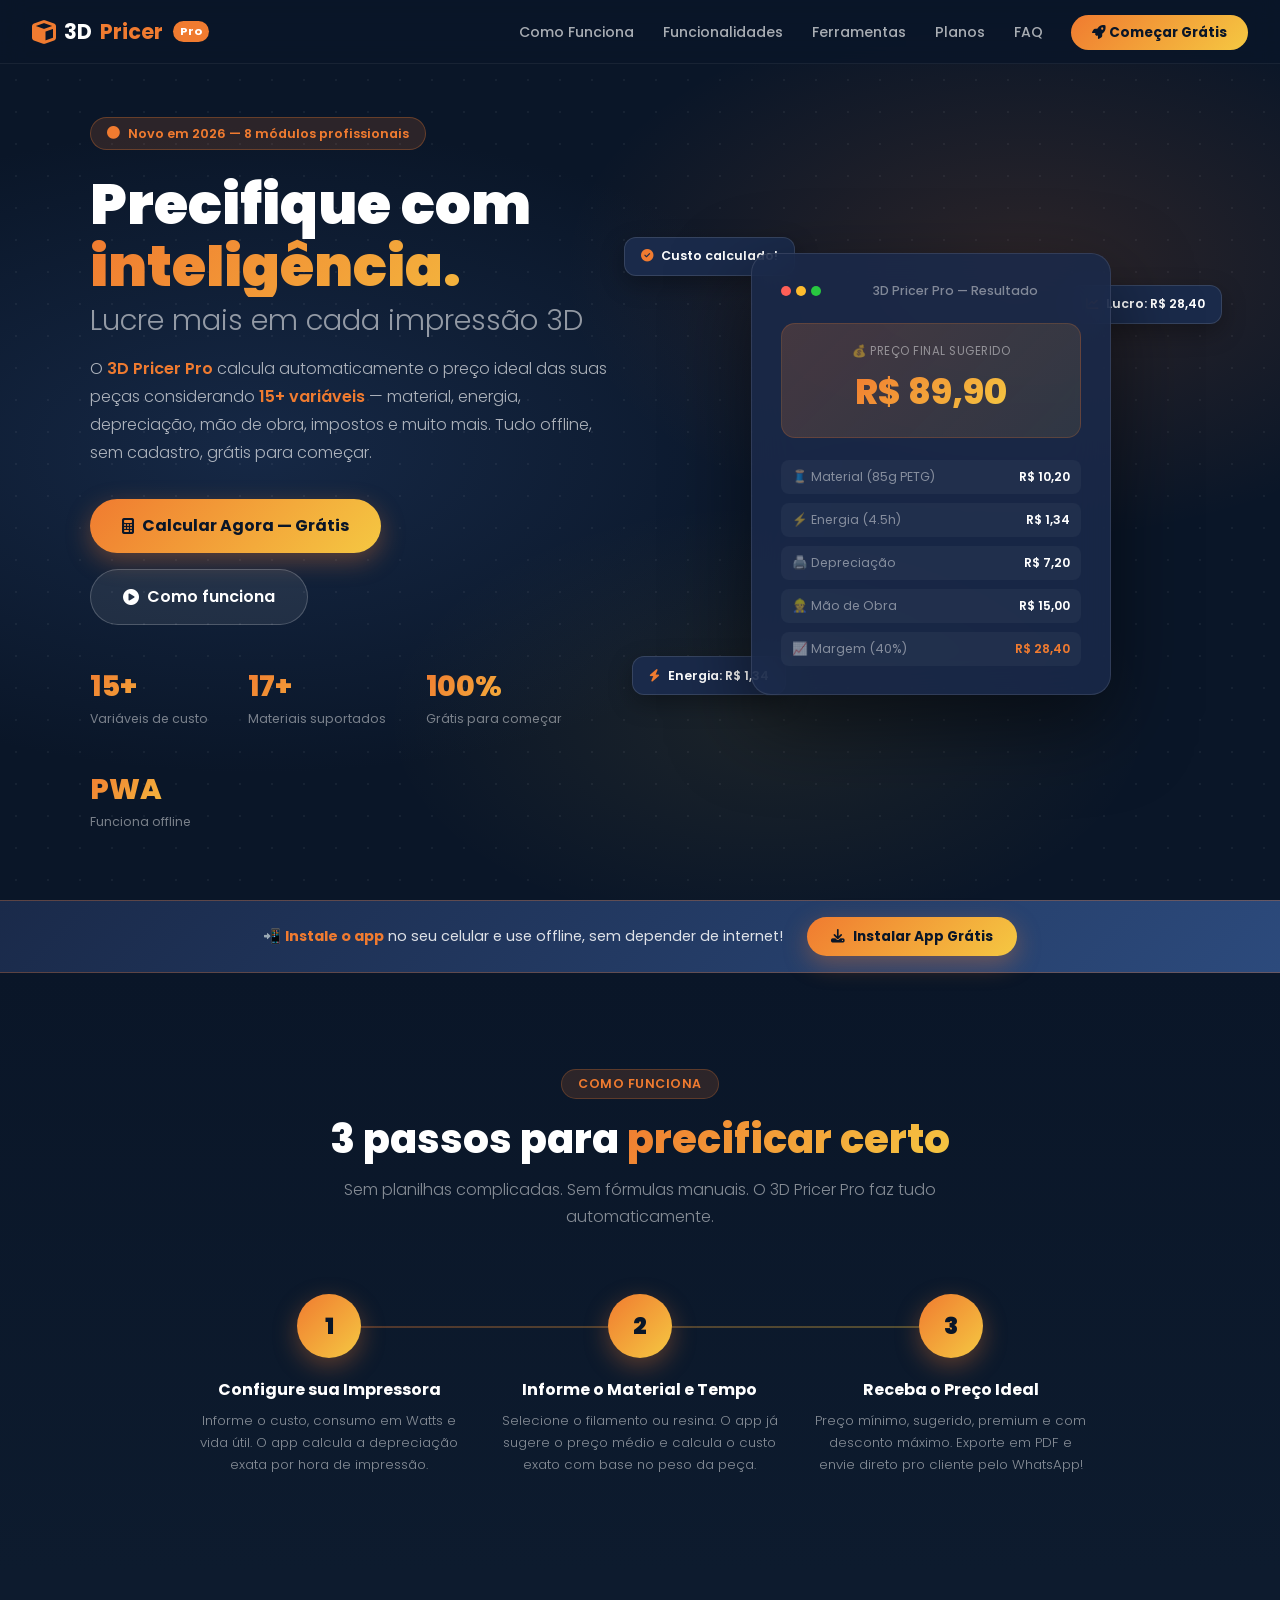
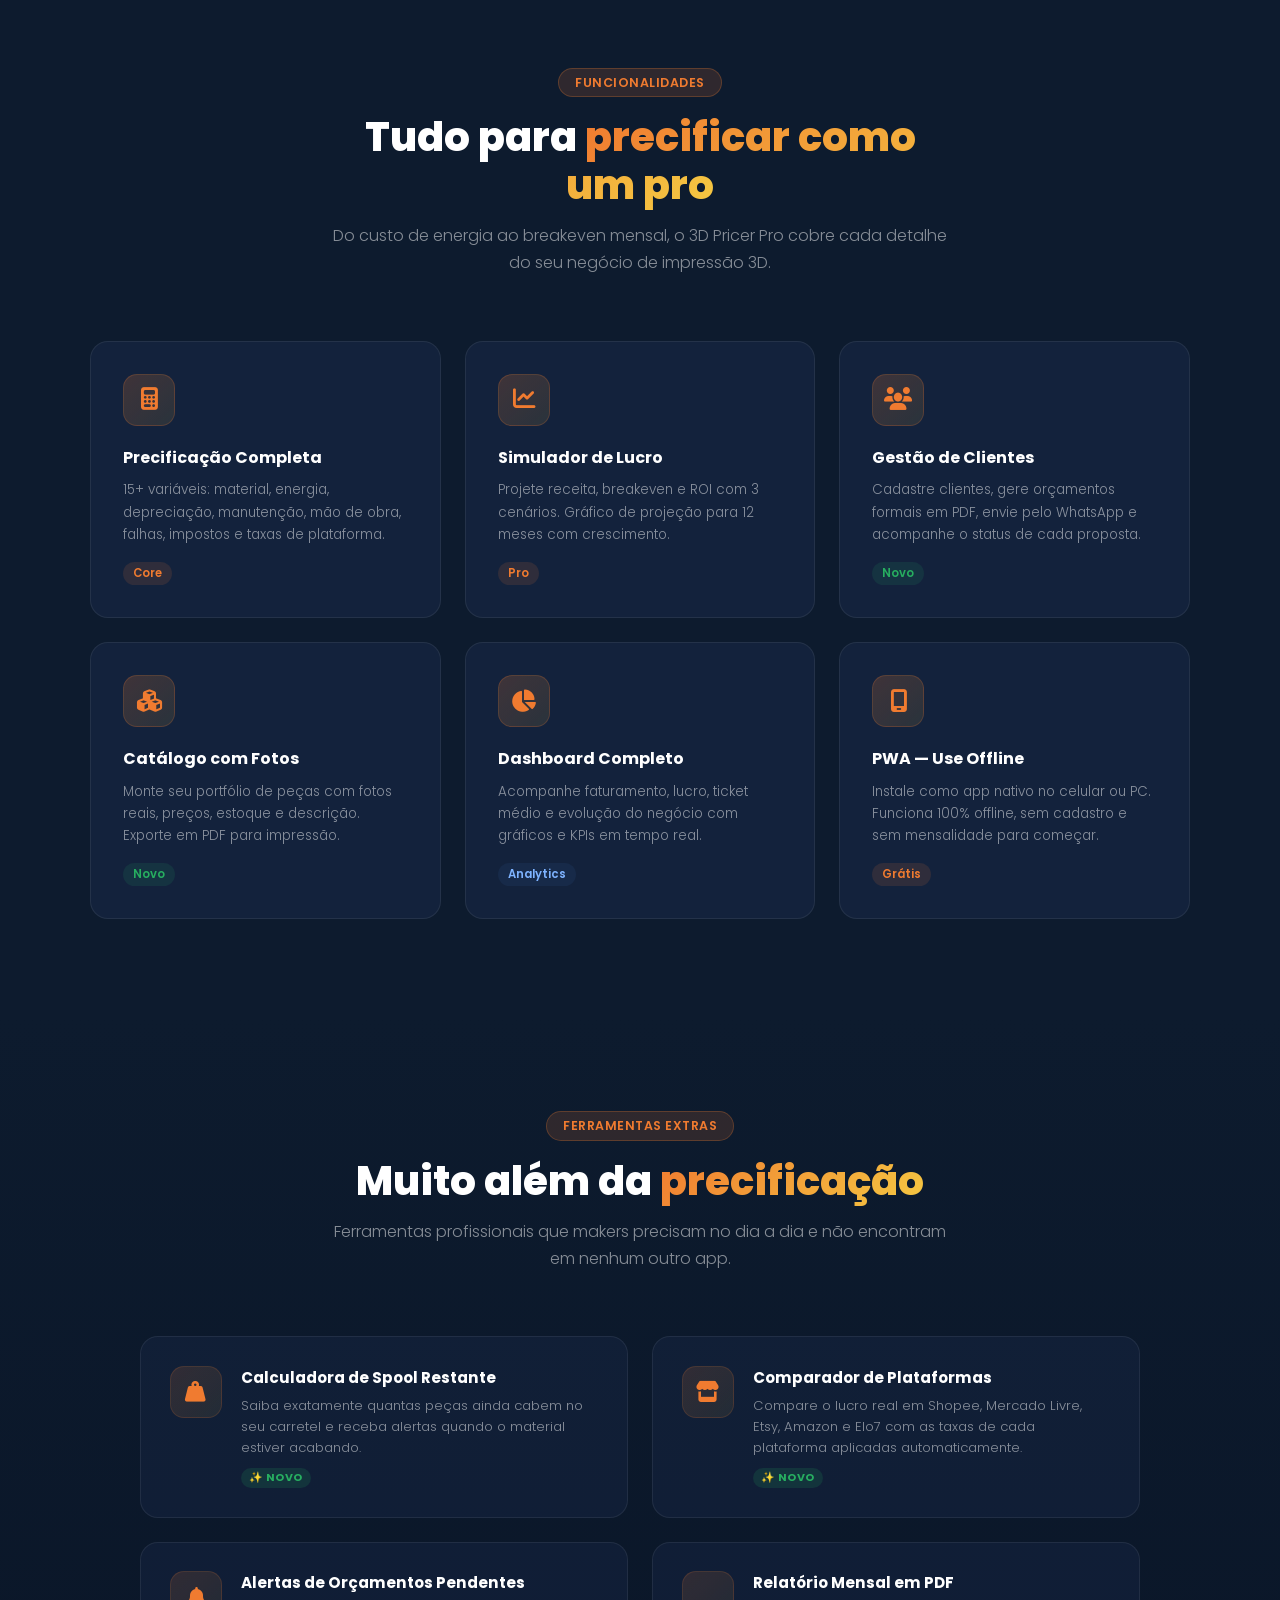
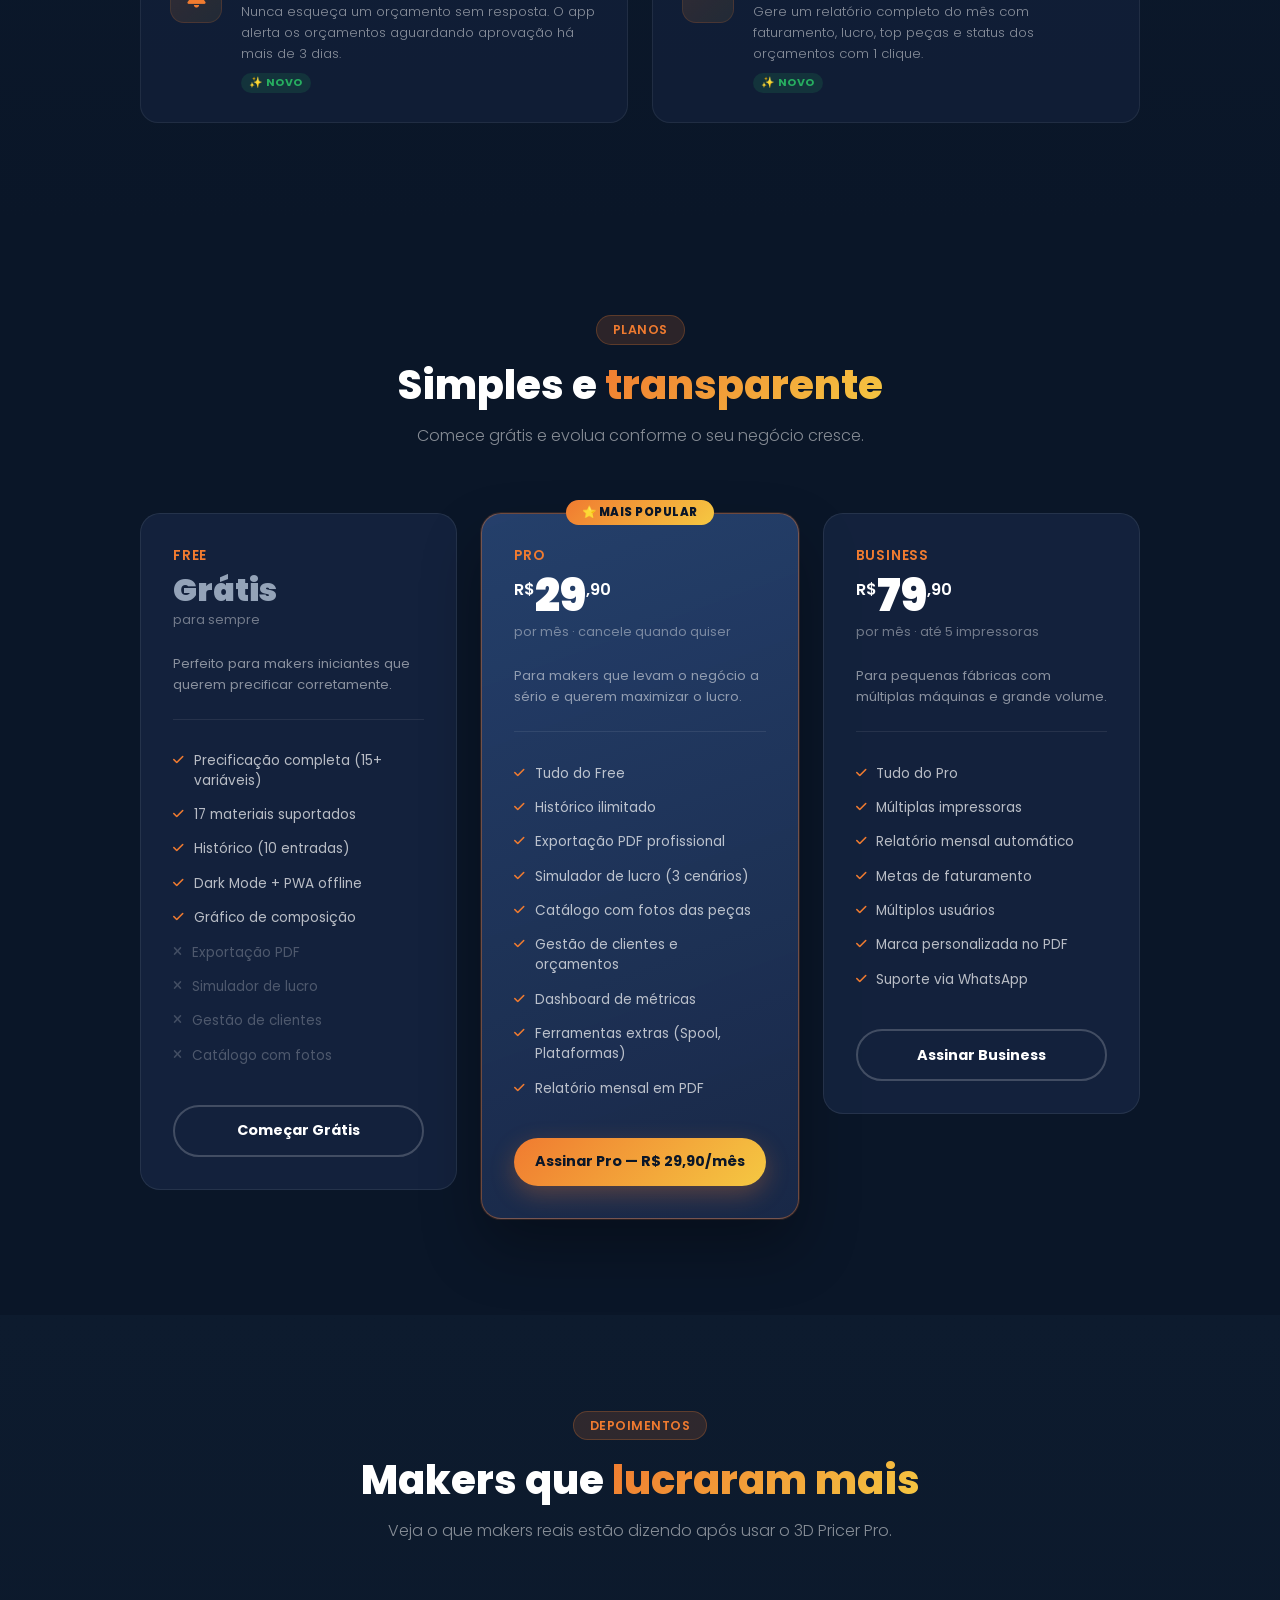
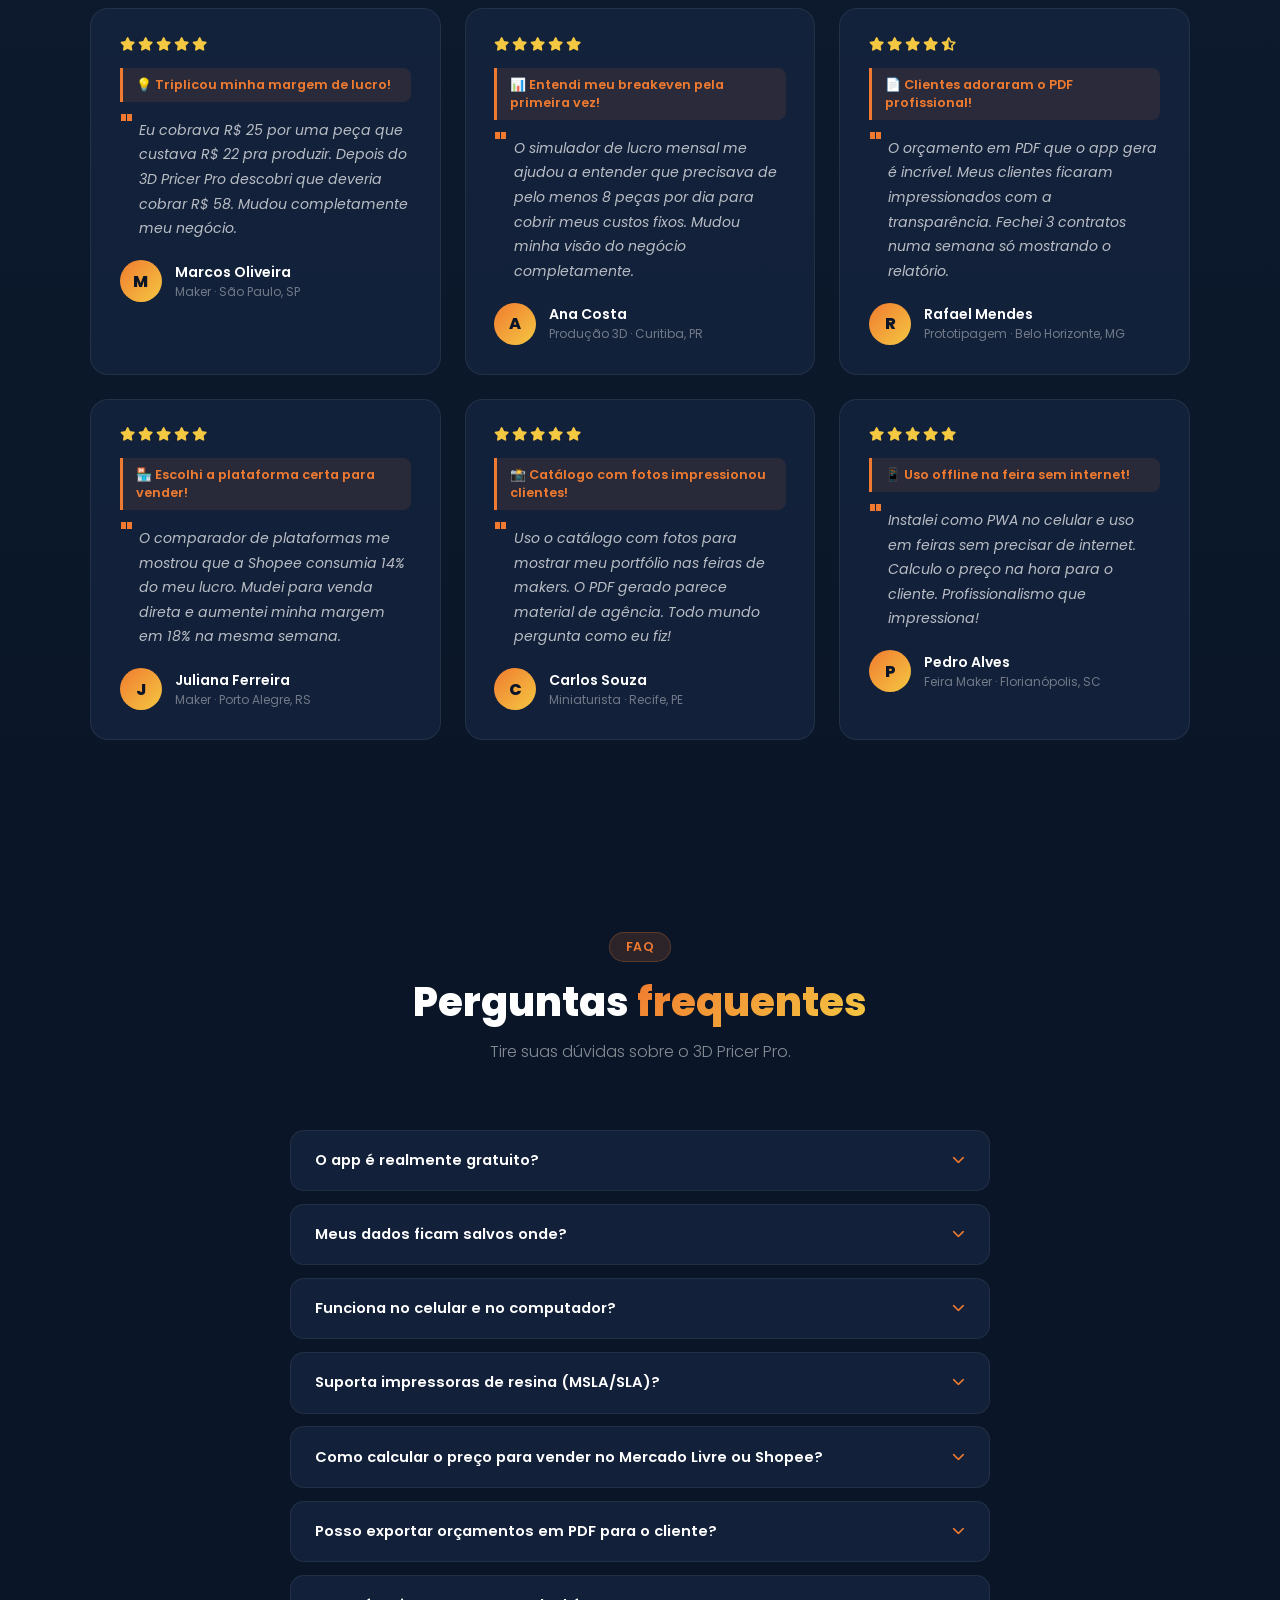
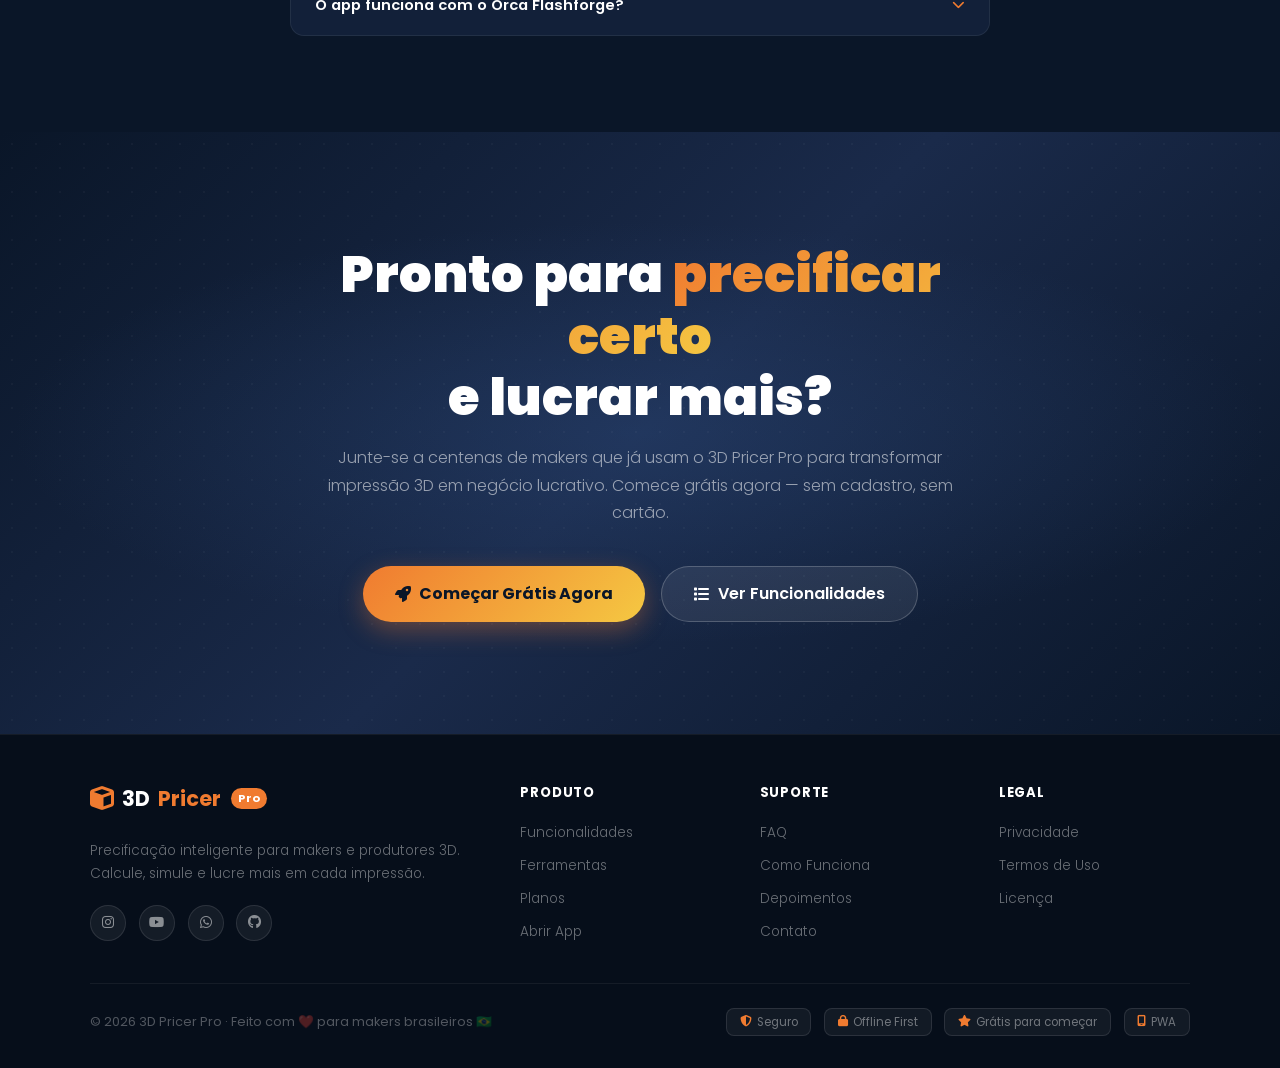
<file: landing.html>
<!DOCTYPE html>
<html lang="pt-BR">
<head>
  <meta charset="UTF-8"/>
  <meta name="viewport" content="width=device-width, initial-scale=1.0"/>
  <title>3D Pricer Pro — Precificação Inteligente para Impressão 3D</title>
  <link href="https://fonts.googleapis.com/css2?family=Poppins:wght@300;400;500;600;700;800;900&display=swap" rel="stylesheet"/>
  <link rel="stylesheet" href="https://cdnjs.cloudflare.com/ajax/libs/font-awesome/6.5.0/css/all.min.css"/>
  <style>

    /* ══════════════════════════════════
       RESET & BASE
    ══════════════════════════════════ */
    *, *::before, *::after { box-sizing: border-box; margin: 0; padding: 0; }

    :root {
      --dark:   #0a1628;
      --navy:   #1a2a4a;
      --blue:   #2c4a7c;
      --mid:    #3d6199;
      --orange: #f07b30;
      --yellow: #f5c842;
      --white:  #ffffff;
      --gray:   #f0f2f5;
      --muted:  #94a3b8;
      --border: #1e3a5f;
      --green:  #27ae60;
    }

    html { scroll-behavior: smooth; }
    body {
      font-family: 'Poppins', sans-serif;
      background: var(--dark);
      color: var(--white);
      overflow-x: hidden;
    }

    /* ══════════════════════════════════
       NAVBAR
    ══════════════════════════════════ */
    nav {
      position: fixed; top: 0; left: 0; right: 0; z-index: 100;
      display: flex; align-items: center; justify-content: space-between;
      padding: 1rem 2rem;
      background: rgba(10,22,40,0.85);
      backdrop-filter: blur(12px);
      border-bottom: 1px solid rgba(255,255,255,0.06);
      transition: all 0.3s;
    }
    nav.scrolled {
      padding: 0.6rem 2rem;
      background: rgba(10,22,40,0.97);
      box-shadow: 0 4px 20px rgba(0,0,0,0.3);
    }
    .nav-logo {
      display: flex; align-items: center; gap: 0.5rem;
      font-size: 1.3rem; font-weight: 700;
      text-decoration: none; color: var(--white);
    }
    .nav-logo i    { color: var(--orange); font-size: 1.5rem; }
    .nav-logo strong { color: var(--orange); }
    .nav-logo em {
      font-style: normal; font-size: 0.7rem;
      background: var(--orange); color: var(--white);
      padding: 2px 7px; border-radius: 20px;
      font-weight: 700; margin-left: 2px;
    }
    .nav-links {
      display: flex; align-items: center; gap: 1.8rem; list-style: none;
    }
    .nav-links a {
      color: rgba(255,255,255,0.65); text-decoration: none;
      font-size: 0.88rem; font-weight: 500; transition: color 0.2s;
    }
    .nav-links a:hover { color: var(--white); }
    .nav-cta {
      background: linear-gradient(135deg, var(--orange), var(--yellow));
      color: var(--dark) !important; font-weight: 700 !important;
      padding: 0.5rem 1.3rem; border-radius: 50px;
      font-size: 0.85rem !important;
      transition: transform 0.2s, box-shadow 0.2s !important;
    }
    .nav-cta:hover {
      transform: translateY(-1px);
      box-shadow: 0 6px 20px rgba(240,123,48,0.4);
    }
    .nav-toggle {
      display: none; background: none; border: none;
      color: var(--white); font-size: 1.4rem; cursor: pointer;
    }

    /* ══════════════════════════════════
       HERO
    ══════════════════════════════════ */
    .hero {
      min-height: 100vh;
      display: flex; align-items: center; justify-content: center;
      position: relative; overflow: hidden;
      padding: 7rem 2rem 4rem;
    }
    .hero::before {
      content: '';
      position: absolute; inset: 0;
      background:
        radial-gradient(ellipse 80% 60% at 20% 50%, rgba(44,74,124,0.35) 0%, transparent 60%),
        radial-gradient(ellipse 60% 50% at 80% 30%, rgba(240,123,48,0.15) 0%, transparent 60%),
        radial-gradient(ellipse 50% 40% at 60% 80%, rgba(245,200,66,0.08) 0%, transparent 60%);
      animation: heroGlow 8s ease-in-out infinite alternate;
    }
    @keyframes heroGlow {
      from { opacity:0.7; transform:scale(1); }
      to   { opacity:1;   transform:scale(1.05); }
    }
    .hero::after {
      content: '';
      position: absolute; inset: 0;
      background-image: radial-gradient(rgba(255,255,255,0.05) 1px, transparent 1px);
      background-size: 32px 32px;
      pointer-events: none;
    }
    .hero-inner {
      position: relative; z-index: 1;
      max-width: 1100px; width: 100%;
      display: grid; grid-template-columns: 1fr 1fr;
      gap: 4rem; align-items: center;
    }
    .hero-badge {
      display: inline-flex; align-items: center; gap: 0.5rem;
      background: rgba(240,123,48,0.15);
      border: 1px solid rgba(240,123,48,0.3);
      color: var(--orange); padding: 0.4rem 1rem;
      border-radius: 50px; font-size: 0.8rem; font-weight: 600;
      margin-bottom: 1.5rem;
    }
    .hero-badge i { animation: pulse 2s infinite; }
    @keyframes pulse {
      0%,100% { opacity:1; }
      50%      { opacity:0.4; }
    }
    .hero-title {
      font-size: clamp(2.2rem,5vw,3.5rem);
      font-weight: 900; line-height: 1.1; margin-bottom: 1.2rem;
    }
    .hero-title .line1 { display:block; color:var(--white); }
    .hero-title .line2 {
      display: block;
      background: linear-gradient(135deg, var(--orange), var(--yellow));
      -webkit-background-clip: text; -webkit-text-fill-color: transparent;
      background-clip: text;
    }
    .hero-title .line3 {
      display: block; color: rgba(255,255,255,0.55);
      font-weight: 300; font-size: 0.52em; margin-top: 0.4rem;
    }
    .hero-desc {
      color: rgba(255,255,255,0.65); font-size: 1rem;
      line-height: 1.75; margin-bottom: 2rem; font-weight: 300;
    }
    .hero-desc strong { color: var(--orange); font-weight: 600; }
    .hero-actions {
      display: flex; gap: 1rem; flex-wrap: wrap; margin-bottom: 2.5rem;
    }
    .btn-primary {
      background: linear-gradient(135deg, var(--orange), var(--yellow));
      color: var(--dark); border: none; border-radius: 50px;
      padding: 0.9rem 2rem; font-family: 'Poppins',sans-serif;
      font-size: 1rem; font-weight: 700; cursor: pointer;
      display: flex; align-items: center; gap: 0.5rem;
      text-decoration: none;
      box-shadow: 0 8px 24px rgba(240,123,48,0.35);
      transition: transform 0.2s, box-shadow 0.2s;
    }
    .btn-primary:hover {
      transform: translateY(-2px);
      box-shadow: 0 12px 32px rgba(240,123,48,0.5);
    }
    .btn-secondary {
      background: rgba(255,255,255,0.08);
      border: 1px solid rgba(255,255,255,0.2);
      color: var(--white); border-radius: 50px;
      padding: 0.9rem 2rem; font-family: 'Poppins',sans-serif;
      font-size: 1rem; font-weight: 600; cursor: pointer;
      display: flex; align-items: center; gap: 0.5rem;
      text-decoration: none;
      transition: background 0.2s, border-color 0.2s;
    }
    .btn-secondary:hover {
      background: rgba(255,255,255,0.14);
      border-color: rgba(255,255,255,0.35);
    }
    .hero-stats {
      display: flex; gap: 2.5rem; flex-wrap: wrap;
    }
    .stat { display:flex; flex-direction:column; gap:2px; }
    .stat strong {
      font-size: 1.8rem; font-weight: 800;
      background: linear-gradient(135deg, var(--orange), var(--yellow));
      -webkit-background-clip: text; -webkit-text-fill-color: transparent;
      background-clip: text;
    }
    .stat span { font-size:0.78rem; color:rgba(255,255,255,0.45); font-weight:400; }

    /* Mockup */
    .hero-visual {
      position: relative; display:flex;
      align-items: center; justify-content: center;
    }
    .mockup-card {
      background: rgba(26,42,74,0.85);
      border: 1px solid rgba(255,255,255,0.1);
      border-radius: 20px; padding: 1.8rem;
      backdrop-filter: blur(20px);
      box-shadow: 0 30px 80px rgba(0,0,0,0.5);
      width: 100%; max-width: 360px;
      animation: float 5s ease-in-out infinite;
    }
    @keyframes float {
      0%,100% { transform:translateY(0); }
      50%      { transform:translateY(-12px); }
    }
    .mockup-header {
      display:flex; align-items:center; gap:0.6rem; margin-bottom:1.4rem;
    }
    .mockup-dots { display:flex; gap:5px; }
    .mockup-dots span {
      width:10px; height:10px; border-radius:50%;
    }
    .mockup-dots span:nth-child(1) { background:#ff5f57; }
    .mockup-dots span:nth-child(2) { background:#febc2e; }
    .mockup-dots span:nth-child(3) { background:#28c840; }
    .mockup-title {
      font-size:0.78rem; color:rgba(255,255,255,0.45);
      font-weight:500; flex:1; text-align:center;
    }
    .mockup-price-main {
      text-align:center; margin-bottom:1.4rem; padding:1.2rem;
      background: linear-gradient(135deg, rgba(240,123,48,0.2), rgba(245,200,66,0.1));
      border-radius:14px; border:1px solid rgba(240,123,48,0.2);
    }
    .mockup-price-main small {
      display:block; font-size:0.72rem;
      color:rgba(255,255,255,0.45); margin-bottom:0.3rem;
      text-transform:uppercase; letter-spacing:0.5px;
    }
    .mockup-price-main strong {
      font-size:2.2rem; font-weight:800;
      background: linear-gradient(135deg, var(--orange), var(--yellow));
      -webkit-background-clip:text; -webkit-text-fill-color:transparent;
      background-clip:text;
    }
    .mockup-rows { display:flex; flex-direction:column; gap:0.55rem; }
    .mockup-row {
      display:flex; justify-content:space-between; align-items:center;
      font-size:0.78rem; padding:0.5rem 0.7rem; border-radius:8px;
      background:rgba(255,255,255,0.04);
    }
    .mockup-row span:first-child { color:rgba(255,255,255,0.45); }
    .mockup-row span:last-child  { color:var(--white); font-weight:600; }
    .mockup-row.highlight span:last-child { color:var(--orange); }

    /* Badges flutuantes */
    .float-badge {
      position:absolute;
      background:var(--navy);
      border:1px solid rgba(255,255,255,0.12);
      border-radius:12px; padding:0.6rem 1rem;
      display:flex; align-items:center; gap:0.5rem;
      font-size:0.78rem; font-weight:600;
      box-shadow:0 8px 24px rgba(0,0,0,0.3);
      white-space:nowrap;
    }
    .float-badge.top-left {
      top:-1rem; left:-3rem;
      animation: floatB1 4s ease-in-out infinite;
    }
    .float-badge.top-right {
      top:2rem; right:-2rem;
      animation: floatB2 4s ease-in-out infinite;
    }
    .float-badge.bot-left {
      bottom:0; left:-2.5rem;
      animation: floatB3 4s ease-in-out infinite;
    }
    @keyframes floatB1 { 0%,100%{transform:translateY(0)}  50%{transform:translateY(-8px)} }
    @keyframes floatB2 { 0%,100%{transform:translateY(-4px)} 50%{transform:translateY(4px)} }
    @keyframes floatB3 { 0%,100%{transform:translateY(0)}  50%{transform:translateY(-6px)} }
    .float-badge i { color:var(--orange); }

    /* ══════════════════════════════════
       BANNER PWA
    ══════════════════════════════════ */
    .pwa-banner-landing {
      background: linear-gradient(135deg, var(--navy), var(--blue));
      border-top: 1px solid rgba(240,123,48,0.3);
      border-bottom: 1px solid rgba(240,123,48,0.3);
      padding: 1rem 2rem;
      display: flex; align-items: center;
      justify-content: center; gap: 1.5rem;
      flex-wrap: wrap; text-align: center;
    }
    .pwa-banner-landing p {
      font-size: 0.9rem; color: rgba(255,255,255,0.85);
    }
    .pwa-banner-landing strong { color: var(--orange); }
    .pwa-banner-landing .btn-primary {
      font-size: 0.85rem; padding: 0.6rem 1.5rem;
    }

    /* ══════════════════════════════════
       COMO FUNCIONA
    ══════════════════════════════════ */
    .how-it-works {
      padding: 6rem 2rem;
      background: linear-gradient(180deg, var(--dark) 0%, #0d1b2e 100%);
    }
    .steps-grid {
      max-width: 900px; margin: 0 auto;
      display: grid; grid-template-columns: repeat(3,1fr);
      gap: 2rem; position: relative;
    }
    .steps-grid::before {
      content: '';
      position: absolute;
      top: 32px; left: calc(16.66% + 1rem);
      right: calc(16.66% + 1rem);
      height: 2px;
      background: linear-gradient(90deg, var(--orange), var(--yellow));
      opacity: 0.3;
    }
    .step-card {
      text-align: center; position: relative;
    }
    .step-number {
      width: 64px; height: 64px; border-radius: 50%;
      background: linear-gradient(135deg, var(--orange), var(--yellow));
      display: flex; align-items: center; justify-content: center;
      font-size: 1.4rem; font-weight: 900; color: var(--dark);
      margin: 0 auto 1.2rem;
      box-shadow: 0 8px 24px rgba(240,123,48,0.35);
      position: relative; z-index: 1;
    }
    .step-title {
      font-size: 1rem; font-weight: 700;
      margin-bottom: 0.5rem; color: var(--white);
    }
    .step-desc {
      font-size: 0.83rem; color: rgba(255,255,255,0.5);
      line-height: 1.65; font-weight: 300;
    }

    /* ══════════════════════════════════
       FEATURES
    ══════════════════════════════════ */
    .features {
      padding: 6rem 2rem;
      background: #0d1b2e;
    }
    .section-header {
      text-align: center; max-width: 620px;
      margin: 0 auto 4rem;
    }
    .section-tag {
      display: inline-block;
      background: rgba(240,123,48,0.15);
      border: 1px solid rgba(240,123,48,0.25);
      color: var(--orange); padding: 0.3rem 1rem;
      border-radius: 50px; font-size: 0.78rem;
      font-weight: 600; margin-bottom: 1rem;
      text-transform: uppercase; letter-spacing: 0.5px;
    }
    .section-title {
      font-size: clamp(1.8rem,4vw,2.5rem);
      font-weight: 800; line-height: 1.2; margin-bottom: 0.8rem;
    }
    .section-title span {
      background: linear-gradient(135deg, var(--orange), var(--yellow));
      -webkit-background-clip: text; -webkit-text-fill-color: transparent;
      background-clip: text;
    }
    .section-desc {
      color: rgba(255,255,255,0.5); font-size: 1rem;
      line-height: 1.7; font-weight: 300;
    }
    .features-grid {
      max-width: 1100px; margin: 0 auto;
      display: grid; grid-template-columns: repeat(3,1fr); gap: 1.5rem;
    }
    .feature-card {
      background: rgba(26,42,74,0.5);
      border: 1px solid rgba(255,255,255,0.07);
      border-radius: 18px; padding: 2rem;
      transition: transform 0.3s, border-color 0.3s, box-shadow 0.3s;
      position: relative; overflow: hidden;
    }
    .feature-card::before {
      content: '';
      position: absolute; top:0; left:0; right:0; height:3px;
      background: linear-gradient(90deg, var(--orange), var(--yellow));
      opacity: 0; transition: opacity 0.3s;
    }
    .feature-card:hover {
      transform: translateY(-6px);
      border-color: rgba(240,123,48,0.2);
      box-shadow: 0 20px 50px rgba(0,0,0,0.3);
    }
    .feature-card:hover::before { opacity:1; }
    .feature-icon {
      width:52px; height:52px; border-radius:14px;
      background: linear-gradient(135deg,rgba(240,123,48,0.2),rgba(245,200,66,0.1));
      border: 1px solid rgba(240,123,48,0.2);
      display: flex; align-items: center; justify-content: center;
      font-size: 1.4rem; margin-bottom: 1.2rem; color: var(--orange);
    }
    .feature-title { font-size:1rem; font-weight:700; margin-bottom:0.6rem; }
    .feature-desc  { font-size:0.84rem; color:rgba(255,255,255,0.5); line-height:1.65; font-weight:300; }
    .feature-tag {
      display: inline-block; margin-top:1rem;
      background: rgba(240,123,48,0.12);
      color: var(--orange); padding:3px 10px;
      border-radius:20px; font-size:0.72rem; font-weight:600;
    }
    .feature-tag.green {
      background: rgba(39,174,96,0.12); color: var(--green);
    }
    .feature-tag.blue {
      background: rgba(44,74,124,0.2); color: #7eb3ff;
    }

    /* ══════════════════════════════════
       FERRAMENTAS (NOVA SEÇÃO)
    ══════════════════════════════════ */
    .tools-section {
      padding: 6rem 2rem;
      background: linear-gradient(180deg, #0d1b2e 0%, var(--dark) 100%);
    }
    .tools-grid {
      max-width: 1000px; margin: 0 auto;
      display: grid; grid-template-columns: repeat(2,1fr);
      gap: 1.5rem;
    }
    .tool-card {
      background: rgba(26,42,74,0.4);
      border: 1px solid rgba(255,255,255,0.07);
      border-radius: 18px; padding: 1.8rem;
      display: flex; gap: 1.2rem; align-items: flex-start;
      transition: transform 0.3s, box-shadow 0.3s;
    }
    .tool-card:hover {
      transform: translateY(-4px);
      box-shadow: 0 16px 40px rgba(0,0,0,0.25);
    }
    .tool-icon {
      width: 52px; height: 52px; flex-shrink: 0;
      border-radius: 14px;
      background: linear-gradient(135deg,rgba(240,123,48,0.15),rgba(245,200,66,0.08));
      border: 1px solid rgba(240,123,48,0.15);
      display: flex; align-items: center; justify-content: center;
      font-size: 1.3rem; color: var(--orange);
    }
    .tool-info h3 { font-size:0.95rem; font-weight:700; margin-bottom:0.4rem; }
    .tool-info p  { font-size:0.82rem; color:rgba(255,255,255,0.5); line-height:1.6; font-weight:300; }
    .tool-new {
      display: inline-block; margin-top:0.6rem;
      background: rgba(39,174,96,0.15); color: var(--green);
      padding: 2px 8px; border-radius:20px;
      font-size:0.68rem; font-weight:700;
      text-transform: uppercase; letter-spacing:0.5px;
    }

    /* ══════════════════════════════════
       PLANOS
    ══════════════════════════════════ */
    .plans { padding: 6rem 2rem; background: var(--dark); }
    .plans-grid {
      max-width: 1000px; margin: 0 auto;
      display: grid; grid-template-columns: repeat(3,1fr);
      gap: 1.5rem; align-items: start;
    }
    .plan-card {
      background: rgba(26,42,74,0.6);
      border: 1px solid rgba(255,255,255,0.08);
      border-radius: 20px; padding: 2rem;
      position: relative; transition: transform 0.3s;
    }
    .plan-card:hover { transform: translateY(-4px); }
    .plan-card.featured {
      background: linear-gradient(160deg,rgba(44,74,124,0.8),rgba(26,42,74,0.9));
      border-color: rgba(240,123,48,0.4);
      box-shadow: 0 0 0 1px rgba(240,123,48,0.15), 0 30px 60px rgba(0,0,0,0.3);
      transform: scale(1.04);
    }
    .plan-card.featured:hover { transform: scale(1.04) translateY(-4px); }
    .plan-popular {
      position: absolute; top:-14px; left:50%; transform:translateX(-50%);
      background: linear-gradient(135deg,var(--orange),var(--yellow));
      color: var(--dark); padding:4px 16px; border-radius:20px;
      font-size:0.72rem; font-weight:800; white-space:nowrap;
      text-transform:uppercase; letter-spacing:0.5px;
    }
    .plan-name {
      font-size:0.85rem; font-weight:600; color:var(--orange);
      text-transform:uppercase; letter-spacing:0.8px; margin-bottom:0.5rem;
    }
    .plan-price {
      font-size:2.8rem; font-weight:900; line-height:1; margin-bottom:0.3rem;
    }
    .plan-price sup {
      font-size:1rem; font-weight:600;
      vertical-align:top; margin-top:0.5rem; display:inline-block;
    }
    .plan-price.free { color:var(--muted); font-size:2rem; }
    .plan-period { font-size:0.8rem; color:rgba(255,255,255,0.4); margin-bottom:1.5rem; }
    .plan-desc {
      font-size:0.82rem; color:rgba(255,255,255,0.5); line-height:1.6;
      margin-bottom:1.5rem; padding-bottom:1.5rem;
      border-bottom:1px solid rgba(255,255,255,0.08);
    }
    .plan-features { list-style:none; margin-bottom:2rem; }
    .plan-features li {
      display:flex; align-items:flex-start; gap:0.6rem;
      font-size:0.85rem; color:rgba(255,255,255,0.7); padding:0.45rem 0;
    }
    .plan-features li i { color:var(--orange); font-size:0.75rem; margin-top:3px; flex-shrink:0; }
    .plan-features li.disabled { color:rgba(255,255,255,0.25); }
    .plan-features li.disabled i { color:rgba(255,255,255,0.2); }
    .btn-plan {
      width:100%; padding:0.85rem; border-radius:50px;
      font-family:'Poppins',sans-serif; font-size:0.9rem;
      font-weight:700; cursor:pointer; border:none; transition:all 0.2s;
    }
    .btn-plan.outline {
      background:transparent; border:2px solid rgba(255,255,255,0.2); color:var(--white);
    }
    .btn-plan.outline:hover { border-color:var(--orange); color:var(--orange); }
    .btn-plan.primary {
      background:linear-gradient(135deg,var(--orange),var(--yellow)); color:var(--dark);
      box-shadow:0 8px 24px rgba(240,123,48,0.3);
    }
    .btn-plan.primary:hover { box-shadow:0 12px 32px rgba(240,123,48,0.5); }

    /* ══════════════════════════════════
       DEPOIMENTOS
    ══════════════════════════════════ */
    .testimonials {
      padding: 6rem 2rem;
      background: linear-gradient(180deg,#0d1b2e 0%,var(--dark) 100%);
    }
    .testimonials-grid {
      max-width: 1100px; margin: 0 auto;
      display: grid; grid-template-columns: repeat(3,1fr); gap: 1.5rem;
    }
    .testimonial-card {
      background: rgba(26,42,74,0.5);
      border: 1px solid rgba(255,255,255,0.07);
      border-radius: 18px; padding: 1.8rem;
      transition: transform 0.3s, box-shadow 0.3s;
    }
    .testimonial-card:hover {
      transform: translateY(-4px);
      box-shadow: 0 16px 40px rgba(0,0,0,0.2);
    }
    .testimonial-stars {
      display:flex; gap:3px; margin-bottom:1rem;
      color:var(--yellow); font-size:0.85rem;
    }
    .testimonial-text {
      font-size:0.88rem; color:rgba(255,255,255,0.7);
      line-height:1.75; margin-bottom:1.2rem; font-style:italic;
      position: relative; padding-left: 1.2rem;
    }
    .testimonial-text::before {
      content:'"';
      position: absolute; left: 0; top: -4px;
      color:var(--orange); font-size:1.8rem; line-height:1;
      font-style: normal; font-weight: 900;
    }
    .testimonial-highlight {
      background: rgba(240,123,48,0.1);
      border-left: 3px solid var(--orange);
      border-radius: 0 8px 8px 0;
      padding: 0.5rem 0.8rem;
      font-size: 0.8rem;
      color: var(--orange);
      font-weight: 600;
      margin-bottom: 1rem;
      font-style: normal;
    }
    .testimonial-author {
      display:flex; align-items:center; gap:0.8rem;
    }
    .author-avatar {
      width:42px; height:42px; border-radius:50%;
      background:linear-gradient(135deg,var(--orange),var(--yellow));
      display:flex; align-items:center; justify-content:center;
      font-weight:800; font-size:1rem; color:var(--dark); flex-shrink:0;
    }
    .author-name { font-size:0.88rem; font-weight:600; }
    .author-role { font-size:0.75rem; color:rgba(255,255,255,0.4); }

    /* ══════════════════════════════════
       FAQ
    ══════════════════════════════════ */
    .faq-section {
      padding: 6rem 2rem;
      background: var(--dark);
    }
    .faq-list {
      max-width: 700px; margin: 0 auto;
      display: flex; flex-direction: column; gap: 0.8rem;
    }
    .faq-item {
      background: rgba(26,42,74,0.5);
      border: 1px solid rgba(255,255,255,0.07);
      border-radius: 14px; overflow: hidden;
      transition: border-color 0.2s;
    }
    .faq-item.open { border-color: rgba(240,123,48,0.3); }
    .faq-question {
      display: flex; justify-content: space-between;
      align-items: center; padding: 1.2rem 1.5rem;
      cursor: pointer; font-size: 0.92rem;
      font-weight: 600; gap: 1rem;
      user-select: none;
    }
    .faq-question:hover { color: var(--orange); }
    .faq-question i {
      color: var(--orange); font-size: 0.8rem;
      transition: transform 0.3s; flex-shrink: 0;
    }
    .faq-item.open .faq-question i { transform: rotate(180deg); }
    .faq-answer {
      max-height: 0; overflow: hidden;
      transition: max-height 0.4s ease, padding 0.3s;
      font-size: 0.88rem; color: rgba(255,255,255,0.6);
      line-height: 1.7; font-weight: 300;
      padding: 0 1.5rem;
    }
    .faq-item.open .faq-answer {
      max-height: 300px;
      padding: 0 1.5rem 1.2rem;
    }

    /* ══════════════════════════════════
       CTA FINAL
    ══════════════════════════════════ */
    .cta-section {
      padding: 7rem 2rem;
      background: linear-gradient(135deg, #0a1628 0%, #1a2a4a 50%, #0a1628 100%);
      text-align: center; position: relative; overflow: hidden;
    }
    .cta-section::before {
      content:'';
      position:absolute; inset:0;
      background:radial-gradient(ellipse 70% 50% at 50% 50%,rgba(44,74,124,0.4) 0%,transparent 70%);
    }
    .cta-section::after {
      content:'';
      position:absolute; inset:0;
      background-image:radial-gradient(rgba(255,255,255,0.03) 1px,transparent 1px);
      background-size:24px 24px;
    }
    .cta-inner { position:relative; z-index:1; max-width:650px; margin:0 auto; }
    .cta-title {
      font-size:clamp(2rem,5vw,3.2rem);
      font-weight:900; margin-bottom:1rem; line-height:1.2;
    }
    .cta-title span {
      background:linear-gradient(135deg,var(--orange),var(--yellow));
      -webkit-background-clip:text; -webkit-text-fill-color:transparent;
      background-clip:text;
    }
    .cta-desc {
      color:rgba(255,255,255,0.55); font-size:1rem;
      margin-bottom:2.5rem; line-height:1.7; font-weight:300;
    }
    .cta-actions {
      display:flex; gap:1rem; justify-content:center; flex-wrap:wrap;
    }

    /* ══════════════════════════════════
       FOOTER
    ══════════════════════════════════ */
    footer {
      background:#060e1a;
      border-top:1px solid rgba(255,255,255,0.06);
      padding:3rem 2rem 2rem;
    }
    .footer-inner {
      max-width:1100px; margin:0 auto;
      display:grid; grid-template-columns:2fr 1fr 1fr 1fr;
      gap:3rem; margin-bottom:2rem;
    }
    .footer-brand p {
      color:rgba(255,255,255,0.4); font-size:0.85rem;
      line-height:1.7; margin-top:0.8rem; font-weight:300;
    }
    .footer-social {
      display:flex; gap:0.8rem; margin-top:1.2rem;
    }
    .social-btn {
      width:36px; height:36px; border-radius:50%;
      background:rgba(255,255,255,0.06);
      border:1px solid rgba(255,255,255,0.1);
      display:flex; align-items:center; justify-content:center;
      color:rgba(255,255,255,0.5); font-size:0.85rem;
      text-decoration:none; transition:all 0.2s;
    }
    .social-btn:hover {
      background:rgba(240,123,48,0.15);
      border-color:rgba(240,123,48,0.3);
      color:var(--orange);
    }
    .footer-col h4 {
      font-size:0.82rem; font-weight:700; color:var(--white);
      text-transform:uppercase; letter-spacing:0.8px; margin-bottom:1rem;
    }
    .footer-col ul { list-style:none; }
    .footer-col ul li { margin-bottom:0.5rem; }
    .footer-col ul li a {
      color:rgba(255,255,255,0.4); text-decoration:none;
      font-size:0.85rem; font-weight:300; transition:color 0.2s;
    }
    .footer-col ul li a:hover { color:var(--orange); }
    .footer-bottom {
      max-width:1100px; margin:0 auto;
      padding-top:1.5rem;
      border-top:1px solid rgba(255,255,255,0.06);
      display:flex; justify-content:space-between;
      align-items:center; flex-wrap:wrap; gap:1rem;
    }
    .footer-bottom p { font-size:0.8rem; color:rgba(255,255,255,0.3); }
    .footer-badges { display:flex; gap:0.8rem; flex-wrap:wrap; }
    .footer-badge {
      background:rgba(255,255,255,0.05);
      border:1px solid rgba(255,255,255,0.1);
      border-radius:8px; padding:0.3rem 0.8rem;
      font-size:0.72rem; color:rgba(255,255,255,0.4);
      display:flex; align-items:center; gap:0.3rem;
    }
    .footer-badge i { color:var(--orange); }

    /* ══════════════════════════════════
       ANIMAÇÕES
    ══════════════════════════════════ */
    .fade-in {
      opacity:0; transform:translateY(28px);
      transition:opacity 0.65s ease, transform 0.65s ease;
    }
    .fade-in.visible { opacity:1; transform:translateY(0); }
    .fade-in-delay-1 { transition-delay:0.12s; }
    .fade-in-delay-2 { transition-delay:0.24s; }
    .fade-in-delay-3 { transition-delay:0.36s; }
    .fade-in-delay-4 { transition-delay:0.48s; }

    /* ══════════════════════════════════
       RESPONSIVO
    ══════════════════════════════════ */
    @media (max-width:900px) {
      .hero-inner        { grid-template-columns:1fr; text-align:center; }
      .hero-actions      { justify-content:center; }
      .hero-stats        { justify-content:center; }
      .hero-visual       { display:none; }
      .steps-grid        { grid-template-columns:1fr; }
      .steps-grid::before{ display:none; }
      .features-grid     { grid-template-columns:1fr 1fr; }
      .tools-grid        { grid-template-columns:1fr; max-width:500px; margin:0 auto; }
      .plans-grid        { grid-template-columns:1fr; max-width:420px; }
      .plan-card.featured{ transform:scale(1); }
      .testimonials-grid { grid-template-columns:1fr; max-width:480px; margin:0 auto; }
      .footer-inner      { grid-template-columns:1fr 1fr; }
      .nav-links         { display:none; }
      .nav-toggle        { display:block; }
    }
    @media (max-width:580px) {
      .features-grid { grid-template-columns:1fr; }
      .footer-inner  { grid-template-columns:1fr; }
      .float-badge   { display:none; }
      .pwa-banner-landing { flex-direction:column; }
    }

  </style>
</head>
<body>

<!-- ══════════════ NAVBAR ══════════════ -->
<nav id="navbar">
  <a href="#" class="nav-logo">
    <i class="fas fa-cube"></i>
    3D <strong>Pricer</strong> <em>Pro</em>
  </a>
  <ul class="nav-links" id="nav-links">
    <li><a href="#how">Como Funciona</a></li>
    <li><a href="#features">Funcionalidades</a></li>
    <li><a href="#tools">Ferramentas</a></li>
    <li><a href="#plans">Planos</a></li>
    <li><a href="#faq">FAQ</a></li>
    <li><a href="index.html" class="nav-cta">
      <i class="fas fa-rocket"></i> Começar Grátis
    </a></li>
  </ul>
  <button class="nav-toggle" onclick="toggleMenu()" aria-label="Menu">
    <i class="fas fa-bars" id="menu-icon"></i>
  </button>
</nav>

<!-- ══════════════ HERO ══════════════ -->
<section class="hero">
  <div class="hero-inner">

    <!-- Texto -->
    <div class="hero-text">
      <div class="hero-badge">
        <i class="fas fa-circle"></i>
        Novo em 2026 — 8 módulos profissionais
      </div>
      <h1 class="hero-title">
        <span class="line1">Precifique com</span>
        <span class="line2">inteligência.</span>
        <span class="line3">Lucre mais em cada impressão 3D</span>
      </h1>
      <p class="hero-desc">
        O <strong>3D Pricer Pro</strong> calcula automaticamente o preço ideal
        das suas peças considerando <strong>15+ variáveis</strong> —
        material, energia, depreciação, mão de obra, impostos e muito mais.
        Tudo offline, sem cadastro, grátis para começar.
      </p>
      <div class="hero-actions">
        <a href="index.html" class="btn-primary">
          <i class="fas fa-calculator"></i> Calcular Agora — Grátis
        </a>
        <a href="#how" class="btn-secondary">
          <i class="fas fa-play-circle"></i> Como funciona
        </a>
      </div>
      <div class="hero-stats">
        <div class="stat">
          <strong class="counter" data-target="15">0</strong>
          <span>Variáveis de custo</span>
        </div>
        <div class="stat">
          <strong class="counter" data-target="17">0</strong>
          <span>Materiais suportados</span>
        </div>
        <div class="stat">
          <strong>100%</strong>
          <span>Grátis para começar</span>
        </div>
        <div class="stat">
          <strong>PWA</strong>
          <span>Funciona offline</span>
        </div>
      </div>
    </div>

    <!-- Mockup -->
    <div class="hero-visual">
      <div class="float-badge top-left">
        <i class="fas fa-check-circle"></i> Custo calculado!
      </div>
      <div class="float-badge top-right">
        <i class="fas fa-chart-line"></i> Lucro: R$ 28,40
      </div>
      <div class="float-badge bot-left">
        <i class="fas fa-bolt"></i> Energia: R$ 1,34
      </div>
      <div class="mockup-card">
        <div class="mockup-header">
          <div class="mockup-dots">
            <span></span><span></span><span></span>
          </div>
          <span class="mockup-title">3D Pricer Pro — Resultado</span>
        </div>
        <div class="mockup-price-main">
          <small>💰 Preço Final Sugerido</small>
          <strong>R$ 89,90</strong>
        </div>
        <div class="mockup-rows">
          <div class="mockup-row">
            <span>🧵 Material (85g PETG)</span><span>R$ 10,20</span>
          </div>
          <div class="mockup-row">
            <span>⚡ Energia (4.5h)</span><span>R$ 1,34</span>
          </div>
          <div class="mockup-row">
            <span>🖨️ Depreciação</span><span>R$ 7,20</span>
          </div>
          <div class="mockup-row">
            <span>👷 Mão de Obra</span><span>R$ 15,00</span>
          </div>
          <div class="mockup-row highlight">
            <span>📈 Margem (40%)</span><span>R$ 28,40</span>
          </div>
        </div>
      </div>
    </div>

  </div>
</section>

<!-- ══════════════ BANNER PWA ══════════════ -->
<div class="pwa-banner-landing">
  <p>📲 <strong>Instale o app</strong> no seu celular e use offline, sem depender de internet!</p>
  <a href="index.html" class="btn-primary">
    <i class="fas fa-download"></i> Instalar App Grátis
  </a>
</div>

<!-- ══════════════ COMO FUNCIONA ══════════════ -->
<section class="how-it-works" id="how">
  <div class="section-header">
    <div class="section-tag">Como Funciona</div>
    <h2 class="section-title">3 passos para <span>precificar certo</span></h2>
    <p class="section-desc">
      Sem planilhas complicadas. Sem fórmulas manuais.
      O 3D Pricer Pro faz tudo automaticamente.
    </p>
  </div>
  <div class="steps-grid">
    <div class="step-card fade-in">
      <div class="step-number">1</div>
      <div class="step-title">Configure sua Impressora</div>
      <div class="step-desc">
        Informe o custo, consumo em Watts e vida útil.
        O app calcula a depreciação exata por hora de impressão.
      </div>
    </div>
    <div class="step-card fade-in fade-in-delay-1">
      <div class="step-number">2</div>
      <div class="step-title">Informe o Material e Tempo</div>
      <div class="step-desc">
        Selecione o filamento ou resina. O app já sugere o preço médio
        e calcula o custo exato com base no peso da peça.
      </div>
    </div>
    <div class="step-card fade-in fade-in-delay-2">
      <div class="step-number">3</div>
      <div class="step-title">Receba o Preço Ideal</div>
      <div class="step-desc">
        Preço mínimo, sugerido, premium e com desconto máximo.
        Exporte em PDF e envie direto pro cliente pelo WhatsApp!
      </div>
    </div>
  </div>
</section>

<!-- ══════════════ FEATURES ══════════════ -->
<section class="features" id="features">
  <div class="section-header">
    <div class="section-tag">Funcionalidades</div>
    <h2 class="section-title">Tudo para <span>precificar como um pro</span></h2>
    <p class="section-desc">
      Do custo de energia ao breakeven mensal, o 3D Pricer Pro
      cobre cada detalhe do seu negócio de impressão 3D.
    </p>
  </div>
  <div class="features-grid">
    <div class="feature-card fade-in">
      <div class="feature-icon"><i class="fas fa-calculator"></i></div>
      <div class="feature-title">Precificação Completa</div>
      <div class="feature-desc">
        15+ variáveis: material, energia, depreciação, manutenção,
        mão de obra, falhas, impostos e taxas de plataforma.
      </div>
      <span class="feature-tag">Core</span>
    </div>
    <div class="feature-card fade-in fade-in-delay-1">
      <div class="feature-icon"><i class="fas fa-chart-line"></i></div>
      <div class="feature-title">Simulador de Lucro</div>
      <div class="feature-desc">
        Projete receita, breakeven e ROI com 3 cenários.
        Gráfico de projeção para 12 meses com crescimento.
      </div>
      <span class="feature-tag">Pro</span>
    </div>
    <div class="feature-card fade-in fade-in-delay-2">
      <div class="feature-icon"><i class="fas fa-users"></i></div>
      <div class="feature-title">Gestão de Clientes</div>
      <div class="feature-desc">
        Cadastre clientes, gere orçamentos formais em PDF,
        envie pelo WhatsApp e acompanhe o status de cada proposta.
      </div>
      <span class="feature-tag green">Novo</span>
    </div>
    <div class="feature-card fade-in">
      <div class="feature-icon"><i class="fas fa-cubes"></i></div>
      <div class="feature-title">Catálogo com Fotos</div>
      <div class="feature-desc">
        Monte seu portfólio de peças com fotos reais, preços,
        estoque e descrição. Exporte em PDF para impressão.
      </div>
      <span class="feature-tag green">Novo</span>
    </div>
    <div class="feature-card fade-in fade-in-delay-1">
      <div class="feature-icon"><i class="fas fa-chart-pie"></i></div>
      <div class="feature-title">Dashboard Completo</div>
      <div class="feature-desc">
        Acompanhe faturamento, lucro, ticket médio e evolução
        do negócio com gráficos e KPIs em tempo real.
      </div>
      <span class="feature-tag blue">Analytics</span>
    </div>
    <div class="feature-card fade-in fade-in-delay-2">
      <div class="feature-icon"><i class="fas fa-mobile-screen"></i></div>
      <div class="feature-title">PWA — Use Offline</div>
      <div class="feature-desc">
        Instale como app nativo no celular ou PC. Funciona
        100% offline, sem cadastro e sem mensalidade para começar.
      </div>
      <span class="feature-tag">Grátis</span>
    </div>
  </div>
</section>

<!-- ══════════════ FERRAMENTAS ══════════════ -->
<section class="tools-section" id="tools">
  <div class="section-header">
    <div class="section-tag">Ferramentas Extras</div>
    <h2 class="section-title">Muito além da <span>precificação</span></h2>
    <p class="section-desc">
      Ferramentas profissionais que makers precisam no dia a dia
      e não encontram em nenhum outro app.
    </p>
  </div>
  <div class="tools-grid">
    <div class="tool-card fade-in">
      <div class="tool-icon"><i class="fas fa-weight-hanging"></i></div>
      <div class="tool-info">
        <h3>Calculadora de Spool Restante</h3>
        <p>Saiba exatamente quantas peças ainda cabem no seu carretel
           e receba alertas quando o material estiver acabando.</p>
        <span class="tool-new">✨ Novo</span>
      </div>
    </div>
    <div class="tool-card fade-in fade-in-delay-1">
      <div class="tool-icon"><i class="fas fa-store"></i></div>
      <div class="tool-info">
        <h3>Comparador de Plataformas</h3>
        <p>Compare o lucro real em Shopee, Mercado Livre, Etsy, Amazon
           e Elo7 com as taxas de cada plataforma aplicadas automaticamente.</p>
        <span class="tool-new">✨ Novo</span>
      </div>
    </div>
    <div class="tool-card fade-in fade-in-delay-2">
      <div class="tool-icon"><i class="fas fa-bell"></i></div>
      <div class="tool-info">
        <h3>Alertas de Orçamentos Pendentes</h3>
        <p>Nunca esqueça um orçamento sem resposta. O app alerta
           os orçamentos aguardando aprovação há mais de 3 dias.</p>
        <span class="tool-new">✨ Novo</span>
      </div>
    </div>
    <div class="tool-card fade-in fade-in-delay-3">
      <div class="tool-icon"><i class="fas fa-file-chart-column"></i></div>
      <div class="tool-info">
        <h3>Relatório Mensal em PDF</h3>
        <p>Gere um relatório completo do mês com faturamento, lucro,
           top peças e status dos orçamentos com 1 clique.</p>
        <span class="tool-new">✨ Novo</span>
      </div>
    </div>
  </div>
</section>

<!-- ══════════════ PLANOS ══════════════ -->
<section class="plans" id="plans">
  <div class="section-header">
    <div class="section-tag">Planos</div>
    <h2 class="section-title">Simples e <span>transparente</span></h2>
    <p class="section-desc">Comece grátis e evolua conforme o seu negócio cresce.</p>
  </div>
  <div class="plans-grid">

    <!-- Free -->
    <div class="plan-card fade-in">
      <div class="plan-name">Free</div>
      <div class="plan-price free">Grátis</div>
      <div class="plan-period">para sempre</div>
      <div class="plan-desc">
        Perfeito para makers iniciantes que querem precificar corretamente.
      </div>
      <ul class="plan-features">
        <li><i class="fas fa-check"></i> Precificação completa (15+ variáveis)</li>
        <li><i class="fas fa-check"></i> 17 materiais suportados</li>
        <li><i class="fas fa-check"></i> Histórico (10 entradas)</li>
        <li><i class="fas fa-check"></i> Dark Mode + PWA offline</li>
        <li><i class="fas fa-check"></i> Gráfico de composição</li>
        <li class="disabled"><i class="fas fa-times"></i> Exportação PDF</li>
        <li class="disabled"><i class="fas fa-times"></i> Simulador de lucro</li>
        <li class="disabled"><i class="fas fa-times"></i> Gestão de clientes</li>
        <li class="disabled"><i class="fas fa-times"></i> Catálogo com fotos</li>
      </ul>
      <button class="btn-plan outline" onclick="window.location='index.html'">
        Começar Grátis
      </button>
    </div>

    <!-- Pro -->
    <div class="plan-card featured fade-in fade-in-delay-1">
      <div class="plan-popular">⭐ Mais Popular</div>
      <div class="plan-name">Pro</div>
      <div class="plan-price"><sup>R$</sup>29<sup>,90</sup></div>
      <div class="plan-period">por mês · cancele quando quiser</div>
      <div class="plan-desc">
        Para makers que levam o negócio a sério e querem maximizar o lucro.
      </div>
      <ul class="plan-features">
        <li><i class="fas fa-check"></i> Tudo do Free</li>
        <li><i class="fas fa-check"></i> Histórico ilimitado</li>
        <li><i class="fas fa-check"></i> Exportação PDF profissional</li>
        <li><i class="fas fa-check"></i> Simulador de lucro (3 cenários)</li>
        <li><i class="fas fa-check"></i> Catálogo com fotos das peças</li>
        <li><i class="fas fa-check"></i> Gestão de clientes e orçamentos</li>
        <li><i class="fas fa-check"></i> Dashboard de métricas</li>
        <li><i class="fas fa-check"></i> Ferramentas extras (Spool, Plataformas)</li>
        <li><i class="fas fa-check"></i> Relatório mensal em PDF</li>
      </ul>
      <button class="btn-plan primary" onclick="window.location='index.html'">
        Assinar Pro — R$ 29,90/mês
      </button>
    </div>

    <!-- Business -->
    <div class="plan-card fade-in fade-in-delay-2">
      <div class="plan-name">Business</div>
      <div class="plan-price"><sup>R$</sup>79<sup>,90</sup></div>
      <div class="plan-period">por mês · até 5 impressoras</div>
      <div class="plan-desc">
        Para pequenas fábricas com múltiplas máquinas e grande volume.
      </div>
      <ul class="plan-features">
        <li><i class="fas fa-check"></i> Tudo do Pro</li>
        <li><i class="fas fa-check"></i> Múltiplas impressoras</li>
<li><i class="fas fa-check"></i> Relatório mensal automático</li>
        <li><i class="fas fa-check"></i> Metas de faturamento</li>
        <li><i class="fas fa-check"></i> Múltiplos usuários</li>
        <li><i class="fas fa-check"></i> Marca personalizada no PDF</li>
        <li><i class="fas fa-check"></i> Suporte via WhatsApp</li>
      </ul>
      <button class="btn-plan outline" onclick="window.location='index.html'">
        Assinar Business
      </button>
    </div>

  </div>
</section>

<!-- ══════════════ DEPOIMENTOS ══════════════ -->
<section class="testimonials" id="testimonials">
  <div class="section-header">
    <div class="section-tag">Depoimentos</div>
    <h2 class="section-title">Makers que <span>lucraram mais</span></h2>
    <p class="section-desc">
      Veja o que makers reais estão dizendo após usar o 3D Pricer Pro.
    </p>
  </div>
  <div class="testimonials-grid">

    <div class="testimonial-card fade-in">
      <div class="testimonial-stars">
        <i class="fas fa-star"></i><i class="fas fa-star"></i>
        <i class="fas fa-star"></i><i class="fas fa-star"></i>
        <i class="fas fa-star"></i>
      </div>
      <div class="testimonial-highlight">
        💡 Triplicou minha margem de lucro!
      </div>
      <p class="testimonial-text">
        Eu cobrava R$ 25 por uma peça que custava R$ 22 pra produzir.
        Depois do 3D Pricer Pro descobri que deveria cobrar R$ 58.
        Mudou completamente meu negócio.
      </p>
      <div class="testimonial-author">
        <div class="author-avatar">M</div>
        <div>
          <div class="author-name">Marcos Oliveira</div>
          <div class="author-role">Maker · São Paulo, SP</div>
        </div>
      </div>
    </div>

    <div class="testimonial-card fade-in fade-in-delay-1">
      <div class="testimonial-stars">
        <i class="fas fa-star"></i><i class="fas fa-star"></i>
        <i class="fas fa-star"></i><i class="fas fa-star"></i>
        <i class="fas fa-star"></i>
      </div>
      <div class="testimonial-highlight">
        📊 Entendi meu breakeven pela primeira vez!
      </div>
      <p class="testimonial-text">
        O simulador de lucro mensal me ajudou a entender que precisava
        de pelo menos 8 peças por dia para cobrir meus custos fixos.
        Mudou minha visão do negócio completamente.
      </p>
      <div class="testimonial-author">
        <div class="author-avatar">A</div>
        <div>
          <div class="author-name">Ana Costa</div>
          <div class="author-role">Produção 3D · Curitiba, PR</div>
        </div>
      </div>
    </div>

    <div class="testimonial-card fade-in fade-in-delay-2">
      <div class="testimonial-stars">
        <i class="fas fa-star"></i><i class="fas fa-star"></i>
        <i class="fas fa-star"></i><i class="fas fa-star"></i>
        <i class="fas fa-star-half-stroke"></i>
      </div>
      <div class="testimonial-highlight">
        📄 Clientes adoraram o PDF profissional!
      </div>
      <p class="testimonial-text">
        O orçamento em PDF que o app gera é incrível. Meus clientes
        ficaram impressionados com a transparência. Fechei 3 contratos
        numa semana só mostrando o relatório.
      </p>
      <div class="testimonial-author">
        <div class="author-avatar">R</div>
        <div>
          <div class="author-name">Rafael Mendes</div>
          <div class="author-role">Prototipagem · Belo Horizonte, MG</div>
        </div>
      </div>
    </div>

    <div class="testimonial-card fade-in">
      <div class="testimonial-stars">
        <i class="fas fa-star"></i><i class="fas fa-star"></i>
        <i class="fas fa-star"></i><i class="fas fa-star"></i>
        <i class="fas fa-star"></i>
      </div>
      <div class="testimonial-highlight">
        🏪 Escolhi a plataforma certa para vender!
      </div>
      <p class="testimonial-text">
        O comparador de plataformas me mostrou que a Shopee
        consumia 14% do meu lucro. Mudei para venda direta
        e aumentei minha margem em 18% na mesma semana.
      </p>
      <div class="testimonial-author">
        <div class="author-avatar">J</div>
        <div>
          <div class="author-name">Juliana Ferreira</div>
          <div class="author-role">Maker · Porto Alegre, RS</div>
        </div>
      </div>
    </div>

    <div class="testimonial-card fade-in fade-in-delay-1">
      <div class="testimonial-stars">
        <i class="fas fa-star"></i><i class="fas fa-star"></i>
        <i class="fas fa-star"></i><i class="fas fa-star"></i>
        <i class="fas fa-star"></i>
      </div>
      <div class="testimonial-highlight">
        📸 Catálogo com fotos impressionou clientes!
      </div>
      <p class="testimonial-text">
        Uso o catálogo com fotos para mostrar meu portfólio
        nas feiras de makers. O PDF gerado parece material
        de agência. Todo mundo pergunta como eu fiz!
      </p>
      <div class="testimonial-author">
        <div class="author-avatar">C</div>
        <div>
          <div class="author-name">Carlos Souza</div>
          <div class="author-role">Miniaturista · Recife, PE</div>
        </div>
      </div>
    </div>

    <div class="testimonial-card fade-in fade-in-delay-2">
      <div class="testimonial-stars">
        <i class="fas fa-star"></i><i class="fas fa-star"></i>
        <i class="fas fa-star"></i><i class="fas fa-star"></i>
        <i class="fas fa-star"></i>
      </div>
      <div class="testimonial-highlight">
        📱 Uso offline na feira sem internet!
      </div>
      <p class="testimonial-text">
        Instalei como PWA no celular e uso em feiras sem precisar
        de internet. Calculo o preço na hora para o cliente.
        Profissionalismo que impressiona!
      </p>
      <div class="testimonial-author">
        <div class="author-avatar">P</div>
        <div>
          <div class="author-name">Pedro Alves</div>
          <div class="author-role">Feira Maker · Florianópolis, SC</div>
        </div>
      </div>
    </div>

  </div>
</section>

<!-- ══════════════ FAQ ══════════════ -->
<section class="faq-section" id="faq">
  <div class="section-header">
    <div class="section-tag">FAQ</div>
    <h2 class="section-title">Perguntas <span>frequentes</span></h2>
    <p class="section-desc">Tire suas dúvidas sobre o 3D Pricer Pro.</p>
  </div>
  <div class="faq-list">

    <div class="faq-item" onclick="toggleFaq(this)">
      <div class="faq-question">
        O app é realmente gratuito?
        <i class="fas fa-chevron-down"></i>
      </div>
      <div class="faq-answer">
        Sim! A versão gratuita inclui precificação completa com 15+
        variáveis, 17 materiais, histórico de 10 entradas, dark mode
        e PWA offline. Sem cartão de crédito, sem cadastro.
      </div>
    </div>

    <div class="faq-item" onclick="toggleFaq(this)">
      <div class="faq-question">
        Meus dados ficam salvos onde?
        <i class="fas fa-chevron-down"></i>
      </div>
      <div class="faq-answer">
        100% no seu próprio dispositivo via localStorage. Nenhum dado
        é enviado para servidores externos. O app funciona completamente
        offline após o primeiro carregamento.
      </div>
    </div>

    <div class="faq-item" onclick="toggleFaq(this)">
      <div class="faq-question">
        Funciona no celular e no computador?
        <i class="fas fa-chevron-down"></i>
      </div>
      <div class="faq-answer">
        Sim! O 3D Pricer Pro é um PWA responsivo. Funciona em qualquer
        dispositivo com navegador moderno — Chrome, Safari, Firefox.
        Pode ser instalado como app nativo no Android, iOS, Windows e Mac.
      </div>
    </div>

    <div class="faq-item" onclick="toggleFaq(this)">
      <div class="faq-question">
        Suporta impressoras de resina (MSLA/SLA)?
        <i class="fas fa-chevron-down"></i>
      </div>
      <div class="faq-answer">
        Sim! O app suporta FDM, MSLA/SLA, SLS e MJF. Para resina,
        inclui campos específicos como custo de lavagem/cura e
        5 tipos de resina (Padrão, ABS-Like, 8K, Engineering e Fundição).
      </div>
    </div>

    <div class="faq-item" onclick="toggleFaq(this)">
      <div class="faq-question">
        Como calcular o preço para vender no Mercado Livre ou Shopee?
        <i class="fas fa-chevron-down"></i>
      </div>
      <div class="faq-answer">
        Use a ferramenta "Comparador de Plataformas" na aba Ferramentas!
        Ela calcula automaticamente o preço ideal e o lucro real
        em 6 plataformas diferentes: Venda Direta, Shopee, Mercado Livre,
        Etsy, Amazon e Elo7.
      </div>
    </div>

    <div class="faq-item" onclick="toggleFaq(this)">
      <div class="faq-question">
        Posso exportar orçamentos em PDF para o cliente?
        <i class="fas fa-chevron-down"></i>
      </div>
      <div class="faq-answer">
        Sim! O app gera PDFs profissionais com logo, dados do cliente,
        composição detalhada de custos e condições de pagamento.
        Você pode enviar diretamente pelo WhatsApp integrado!
      </div>
    </div>

    <div class="faq-item" onclick="toggleFaq(this)">
      <div class="faq-question">
        O app funciona com o Orca Flashforge?
        <i class="fas fa-chevron-down"></i>
      </div>
      <div class="faq-answer">
        Perfeitamente! O app foi pensado para makers que usam fatiadores
        modernos. Basta informar o peso da peça e o tempo de impressão
        que o Orca Flashforge mostra — o resto é calculado automaticamente.
      </div>
    </div>

  </div>
</section>

<!-- ══════════════ CTA FINAL ══════════════ -->
<section class="cta-section">
  <div class="cta-inner">
    <h2 class="cta-title">
      Pronto para <span>precificar certo</span><br/>e lucrar mais?
    </h2>
    <p class="cta-desc">
      Junte-se a centenas de makers que já usam o 3D Pricer Pro
      para transformar impressão 3D em negócio lucrativo.
      Comece grátis agora — sem cadastro, sem cartão.
    </p>
    <div class="cta-actions">
      <a href="index.html" class="btn-primary">
        <i class="fas fa-rocket"></i> Começar Grátis Agora
      </a>
      <a href="#features" class="btn-secondary">
        <i class="fas fa-list"></i> Ver Funcionalidades
      </a>
    </div>
  </div>
</section>

<!-- ══════════════ FOOTER ══════════════ -->
<footer>
  <div class="footer-inner">
    <div class="footer-brand">
      <a href="#" class="nav-logo"
         style="text-decoration:none;display:inline-flex;margin-bottom:0.8rem;">
        <i class="fas fa-cube"></i>
        3D <strong>Pricer</strong> <em>Pro</em>
      </a>
      <p>Precificação inteligente para makers e produtores 3D.
         Calcule, simule e lucre mais em cada impressão.</p>
      <div class="footer-social">
        <a href="#" class="social-btn" title="Instagram">
          <i class="fab fa-instagram"></i>
        </a>
        <a href="#" class="social-btn" title="YouTube">
          <i class="fab fa-youtube"></i>
        </a>
        <a href="#" class="social-btn" title="WhatsApp">
          <i class="fab fa-whatsapp"></i>
        </a>
        <a href="https://github.com/Raymondmake3d/3d-pricer-pro"
           class="social-btn" title="GitHub" target="_blank">
          <i class="fab fa-github"></i>
        </a>
      </div>
    </div>
    <div class="footer-col">
      <h4>Produto</h4>
      <ul>
        <li><a href="#features">Funcionalidades</a></li>
        <li><a href="#tools">Ferramentas</a></li>
        <li><a href="#plans">Planos</a></li>
        <li><a href="index.html">Abrir App</a></li>
      </ul>
    </div>
    <div class="footer-col">
      <h4>Suporte</h4>
      <ul>
        <li><a href="#faq">FAQ</a></li>
        <li><a href="#how">Como Funciona</a></li>
        <li><a href="#testimonials">Depoimentos</a></li>
        <li><a href="#">Contato</a></li>
      </ul>
    </div>
    <div class="footer-col">
      <h4>Legal</h4>
      <ul>
        <li><a href="#">Privacidade</a></li>
        <li><a href="#">Termos de Uso</a></li>
        <li><a href="#">Licença</a></li>
      </ul>
    </div>
  </div>
  <div class="footer-bottom">
    <p>© 2026 3D Pricer Pro · Feito com ❤️ para makers brasileiros 🇧🇷</p>
    <div class="footer-badges">
      <div class="footer-badge"><i class="fas fa-shield-halved"></i> Seguro</div>
      <div class="footer-badge"><i class="fas fa-lock"></i> Offline First</div>
      <div class="footer-badge"><i class="fas fa-star"></i> Grátis para começar</div>
      <div class="footer-badge"><i class="fas fa-mobile-screen"></i> PWA</div>
    </div>
  </div>
</footer>

<!-- ══════════════ SCRIPTS ══════════════ -->
<script>

  // ── Navbar scroll ──
  window.addEventListener('scroll', () => {
    document.getElementById('navbar')
      .classList.toggle('scrolled', window.scrollY > 50);
  });

  // ── Menu mobile ──
  let menuOpen = false;
  function toggleMenu() {
    const links = document.getElementById('nav-links');
    const icon  = document.getElementById('menu-icon');
    menuOpen = !menuOpen;
    if (menuOpen) {
      links.style.cssText = `
        display:flex; flex-direction:column; position:fixed;
        top:64px; left:0; right:0; z-index:99;
        background:rgba(10,22,40,0.98);
        padding:1.5rem 2rem; gap:1.2rem;
        border-bottom:1px solid rgba(255,255,255,0.08);
        backdrop-filter:blur(12px);
      `;
      icon.className = 'fas fa-times';
    } else {
      links.style.cssText = 'display:none;';
      icon.className = 'fas fa-bars';
    }
  }

  // ── FAQ ──
  function toggleFaq(item) {
    const isOpen = item.classList.contains('open');
    document.querySelectorAll('.faq-item').forEach(i => i.classList.remove('open'));
    if (!isOpen) item.classList.add('open');
  }

  // ── Animações de entrada ──
  const observer = new IntersectionObserver(entries => {
    entries.forEach(e => {
      if (e.isIntersecting) {
        e.target.classList.add('visible');
        observer.unobserve(e.target);
      }
    });
  }, { threshold: 0.12 });

  document.querySelectorAll('.fade-in').forEach(el => observer.observe(el));

  // ── Contador animado ──
  function animateCounter(el) {
    const target = parseInt(el.dataset.target);
    const duration = 1800;
    const step = target / (duration / 16);
    let current = 0;
    const timer = setInterval(() => {
      current += step;
      if (current >= target) {
        el.textContent = target + '+';
        clearInterval(timer);
      } else {
        el.textContent = Math.floor(current) + '+';
      }
    }, 16);
  }

  // Inicia contadores quando entram na tela
  const counterObserver = new IntersectionObserver(entries => {
    entries.forEach(e => {
      if (e.isIntersecting) {
        animateCounter(e.target);
        counterObserver.unobserve(e.target);
      }
    });
  }, { threshold: 0.5 });

  document.querySelectorAll('.counter')
    .forEach(el => counterObserver.observe(el));

  // ── Smooth scroll para links âncora ──
  document.querySelectorAll('a[href^="#"]').forEach(a => {
    a.addEventListener('click', e => {
      const target = document.querySelector(a.getAttribute('href'));
      if (target) {
        e.preventDefault();
        target.scrollIntoView({ behavior:'smooth', block:'start' });
        // Fecha menu mobile se aberto
        if (menuOpen) toggleMenu();
      }
    });
  });

</script>

</body>
</html>
</file>
